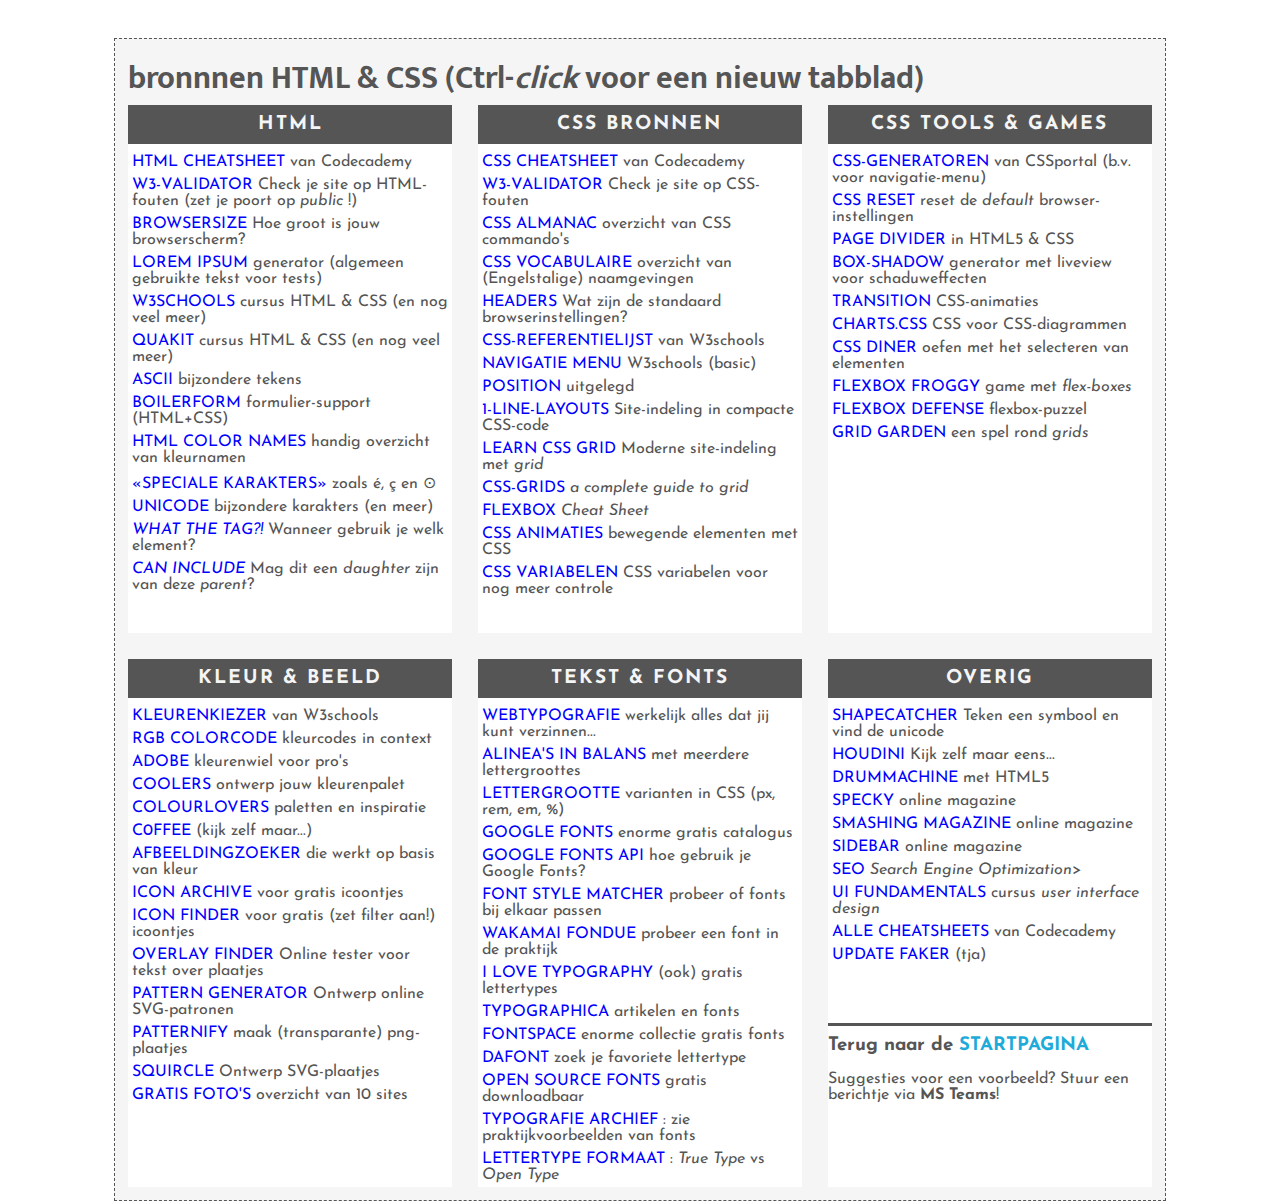
<file: bronnen/index.html>
<!DOCTYPE html>
<html lang="nl">
    <head>
        <meta charset="utf-8">
        <title>bronnen HTML & CSS</title>
        <link rel="stylesheet" href="https://fonts.googleapis.com/css?family=Mukta">
        <link rel="stylesheet" href="https://fonts.googleapis.com/css?family=Josefin+Sans">
        <link rel="stylesheet" href="bronnen.css">        
    </head>
    <body>
        <div id="container">
            <h1>bronnnen HTML & CSS (Ctrl-<em>click</em> voor een nieuw tabblad)</h1>
            <div id="grid-container">
                <div class="box a1">
                    <h2>HTML</h2>
                    <ul>

                        <!-- <li><a href=""></a> </li> -->
                        <li><a href="https://www.codecademy.com/learn/learn-html/modules/learn-html-elements/cheatsheet">HTML cheatsheet</a> van Codecademy</li>
                        <li><a href="https://validator.w3.org/nu/">W3-validator</a> Check je site op HTML-fouten (zet je poort op <em>public</em> !)</li>
                        <li><a href="https://www.webfx.com/tools/whats-my-browser-size/">browsersize</a> Hoe groot is jouw browserscherm?</li>
                        <li><a href="https://www.lipsum.com/">Lorem Ipsum</a> generator (algemeen gebruikte tekst voor tests)</li>
                        <li><a href="https://www.w3schools.com/html/default.asp">W3schools</a> cursus HTML & CSS (en nog veel meer)</li>
                        <li><a href="https://www.quackit.com/html/tutorial/">QuakIt</a> cursus HTML & CSS (en nog veel meer)</li>
                        <li><a href="https://ascii.cl/htmlcodes.htm">ASCII</a> bijzondere tekens</li>
                        <li><a href="https://boilerform.hankchizljaw.com/">Boilerform</a> formulier-support (HTML+CSS)</li>
                        <li><a href="https://htmlcolorcodes.com/color-names/">HTML color names</a> handig overzicht van kleurnamen</li>
                        <li><a href="https://dev.w3.org/html5/html-author/charref">&laquo;speciale karakters&raquo;</a> zoals &eacute;, &ccedil; en &odot;</li>
                        <li><a href="http://zuga.net/articles/">Unicode</a> bijzondere karakters (en meer)</li>
                        <li><a href="https://whatthetag.com/#/"><em>What the tag?!</em></a> Wanneer gebruik je welk element?</li>
                        <li><a href="https://caninclude.glitch.me/"><em>Can Include</em></a> Mag dit een <em>daughter</em> zijn van deze <em>parent</em>?</li>
                    </ul>
                </div>
                <div class="box b1">
                    <h2>CSS bronnen</h2>
                    <ul>
                        <li><a href="https://www.codecademy.com/learn/learn-css/modules/syntax-and-selectors/cheatsheet">CSS cheatsheet</a> van Codecademy</li>
                        <li><a href="https://jigsaw.w3.org/css-validator/">W3-validator</a> Check je site op CSS-fouten</li>
                        <li><a href="https://css-tricks.com/almanac/">CSS Almanac</a> overzicht van CSS commando's</li>
                        <li><a href="http://apps.workflower.fi/vocabs/css/en#selector">CSS vocabulaire</a> overzicht van (Engelstalige) naamgevingen</li>
                        <li><a href="http://zuga.net/articles/html-heading-elements/"> headers</a> Wat zijn de standaard browserinstellingen?</li>
                        <li><a href="https://www.w3schools.com/cssref/default.asp"> CSS-referentielijst</a> van W3schools</li>
                        <li><a href="https://www.w3schools.com/css/css_navbar.asp"> navigatie menu</a> W3schools (basic)</li>
                        <li><a href="https://www.freecodecamp.org/news/css-position-property-explained/">position</a> uitgelegd</li>
                        <li><a href="http://1linelayouts.glitch.me/">1-line-layouts</a> Site-indeling in compacte CSS-code</li>
                        <li><a href="https://learncssgrid.com/">Learn CSS Grid</a> Moderne site-indeling met <em>grid</em></li>
                        <li><a href="https://css-tricks.com/snippets/css/complete-guide-grid/">CSS-grids</a> <em>a complete guide to grid</em></li>
                        <li><a href="https://www.freecodecamp.org/news/flexbox-the-ultimate-css-flex-cheatsheet/">flexbox</a> <em>Cheat Sheet</em></li>
                        <li><a href="https://codersblock.com/blog/the-surprising-things-that-css-can-animate/">CSS animaties</a> bewegende elementen met CSS</li>
                        <li><a href="https://codersblock.com/blog/what-can-you-put-in-a-css-variable/">CSS variabelen</a> CSS variabelen voor nog meer controle</li>
                    </ul>
                </div>
                <div class="box c1">
                    <h2>CSS tools & games</h2>
                    <ul>
                        <li><a href="https://www.cssportal.com/css-generators.php">css-generatoren</a> van CSSportal (b.v. voor navigatie-menu)</li>
                        <li><a href="https://piccalil.li/blog/a-modern-css-reset/">CSS reset</a> reset de <em>default</em> browser-instellingen</li>
                        <li><a href="https://omatsuri.app/page-dividers">Page Divider</a> in HTML5 & CSS</li>
                        <li><a href="https://shadows.brumm.af/">Box-shadow</a> generator met liveview voor schaduweffecten</li>
                        <li><a href="https://www.freecodecamp.org/news/css-transition-examples/">transition</a> CSS-animaties</li>
                        <li><a href="https://chartscss.org/">Charts.css</a> CSS voor CSS-diagrammen</li>
                        <li><a href="https://flukeout.github.io/">CSS diner</a> oefen met het selecteren van elementen</li>
                        <li><a href="https://flexboxfroggy.com/#nl">Flexbox Froggy</a> game met <em>flex-boxes</em></li>
                        <li><a href="http://www.flexboxdefense.com/">Flexbox Defense</a> flexbox-puzzel</li>
                        <li><a href="https://cssgridgarden.com/#nl">Grid Garden</a> een spel rond <em>grids</em></li>
                    </ul>
                </div>
                <div class="box a2">
                    <h2>kleur & beeld</h2>
                    <ul>
                        <li><a href="https://www.w3schools.com/colors/colors_picker.asp">kleurenkiezer</a> van W3schools</li>
                        <li><a href="https://rgbcolorcode.com/">rgb colorcode</a> kleurcodes in context</li>
                        <li><a href="https://color.adobe.com/nl/create/color-wheel">Adobe</a> kleurenwiel voor pro's</li>
                        <li><a href="https://coolors.co/generate">Coolers</a> ontwerp jouw kleurenpalet</li>
                        <li><a href="https://www.colourlovers.com/">ColourLovers</a> paletten en inspiratie</li>
                        <li><a href="http://c0ffee.surge.sh/">c0ffee</a> (kijk zelf maar...)</li>
                        <li><a href="http://labs.tineye.com/">afbeeldingzoeker</a> die werkt op basis van kleur</li>
                        <li><a href="https://iconarchive.com/">Icon Archive</a> voor gratis icoontjes</li>
                        <li><a href="https://www.iconfinder.com/">Icon Finder</a> voor gratis (zet filter aan!) icoontjes</li>
                        <li><a href="https://codepen.io/yaphi1/pen/oNbEqGV">Overlay Finder</a> Online tester voor tekst over plaatjes</li>
                        <li><a href="https://notchris.net/patterns/">Pattern Generator</a> Ontwerp online SVG-patronen</li>
                        <li><a href="http://www.patternify.com/">Patternify</a> maak (transparante) png-plaatjes</li>
                        <li><a href="https://squircley.app/">Squircle</a> Ontwerp SVG-plaatjes</li>   
                        <li><a href="https://www.foleon.com/blog/best-free-business-stock-photo-websites">gratis foto's</a> overzicht van 10 sites</li>
                    </ul>
                </div>
                <div class="box b2">
                    <h2>tekst & fonts</h2>
                    <ul>
                        <li><a href="http://webtypography.net/toc/">WebTypografie</a> werkelijk alles dat jij kunt verzinnen...</li>
                        <li><a href="http://topfunky.com/baseline-rhythm-calculator/">alinea's in balans</a> met meerdere lettergroottes</li>
                        <li><a href="https://www.sitepoint.com/understanding-and-using-rem-units-in-css/">lettergrootte</a> varianten in CSS (px, rem, em, %)</li>
                        <li><a href="https://fonts.google.com/">Google Fonts</a> enorme gratis catalogus</li>
                        <li><a href="https://developers.google.com/fonts/docs/getting_started">Google Fonts API</a> hoe gebruik je Google Fonts?</li>
                        <li><a href="https://meowni.ca/font-style-matcher/">Font Style Matcher</a> probeer of fonts bij elkaar passen</li>
                        <li><a href="https://wakamaifondue.com/beta/">Wakamai Fondue</a> probeer een font in de praktijk</li>
                        <li><a href="https://fonts.ilovetypography.com/">I love typography</a> (ook) gratis lettertypes</li>
                        <li><a href="https://typographica.org/">Typographica</a> artikelen en fonts</li>
                        <li><a href="https://www.fontspace.com/">FontSpace</a> enorme collectie gratis fonts</li>
                        <li><a href="https://www.dafont.com/">DaFont</a> zoek je favoriete lettertype</li>
                        <li><a href="https://www.theleagueofmoveabletype.com/">Open Source Fonts</a> gratis downloadbaar</li>
                        <li><a href="https://fontsinuse.com/">Typografie Archief</a> : zie praktijkvoorbeelden van fonts</li>
                        <li><a href="https://www.makeuseof.com/tag/otf-vs-ttf-fonts-one-better/">lettertype formaat</a> : <em>True Type</em> vs <em>Open Type</em></li>
                    </ul>
                </div>
                <div class="box c2">
                    <h2>overig</h2>
                    <ul>
                        <li><a href="https://shapecatcher.com/">Shapecatcher</a> Teken een symbool en vind de unicode</li>
                        <li><a href="https://houdini.how/">Houdini</a> Kijk zelf maar eens...</li>
                        <li><a href="https://html5drummachine.com/virtual-drum-machine/">drummachine</a> met HTML5</li>
                        <li><a href="https://speckyboy.com/">Specky</a> online magazine</li>
                        <li><a href="https://www.smashingmagazine.com/">Smashing Magazine</a> online magazine</li>
                        <li><a href="https://sidebar.io/">SideBar</a> online magazine</li>
                        <li><a href="https://www.smashingmagazine.com/smashing-guide-search-engine-optimization/">SEO</a> <em>Search Engine Optimization</em>></li>
                        <li><a href="https://www.freecodecamp.org/news/learn-ui-design-fundamentals-with-this-free-one-hour-course/">UI fundamentals</a> cursus <em>user interface design</em></li>
                        <li><a href="https://www.codecademy.com/resources/cheatsheets/all">alle cheatsheets</a> van Codecademy</li>
                        <li><a href="https://updatefaker.com/windows10/BSOD.html">Update Faker</a> (tja)</li>
                    </ul>
                    <h3>Terug naar de <a href="../index.html">startpagina</a></h3>
                    <p>
                        Suggesties voor een voorbeeld? Stuur een berichtje via <strong>MS Teams</strong>!
                    </p>
                </div>
            </div>
        </div>
    </body>
</html>
</file>
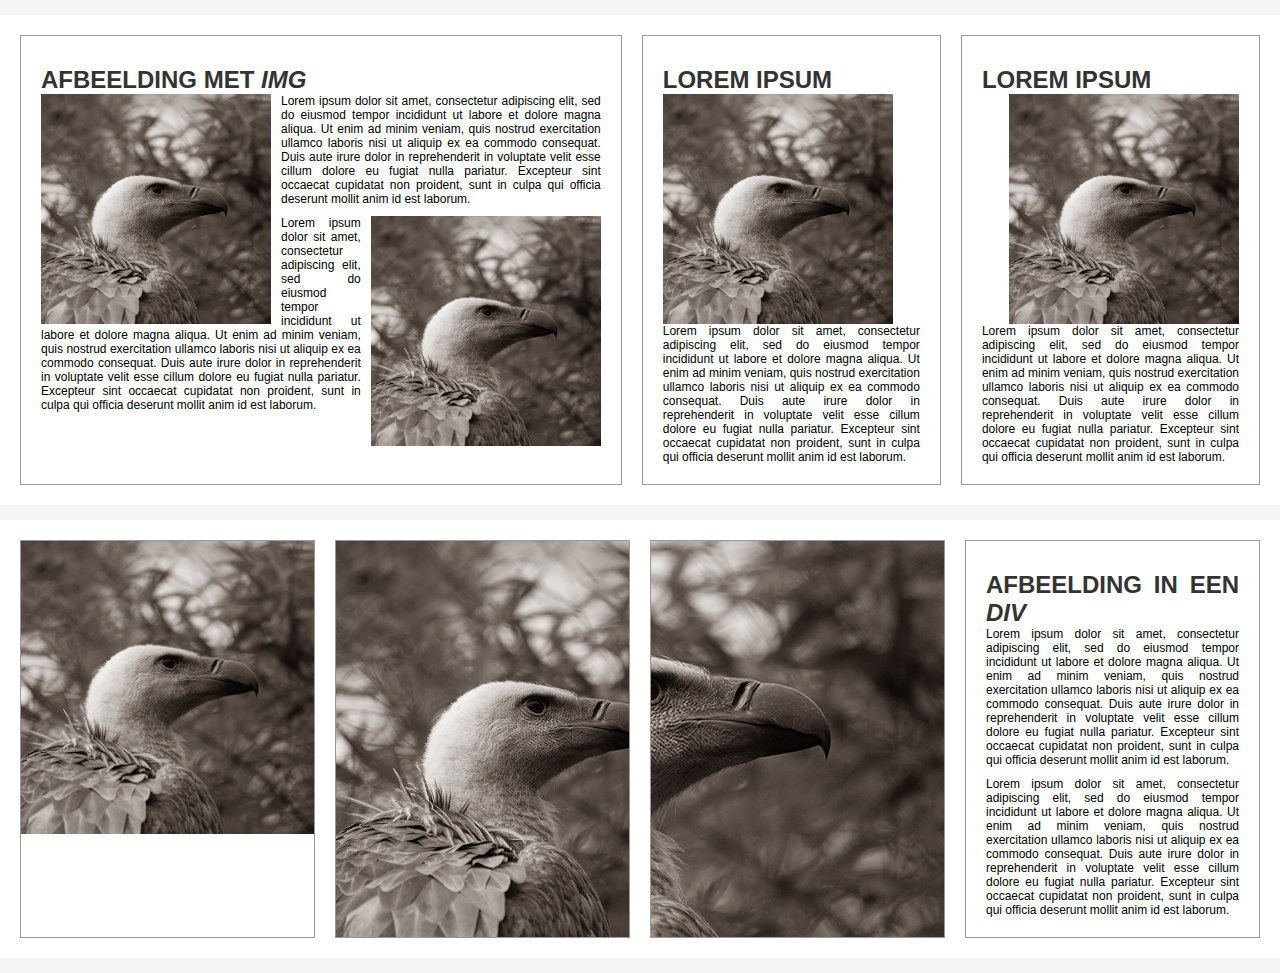
<file: voorbeeldenVanVNR/afbeeldingen/afbeeldingen.html>
<!DOCTYPE html>
<html lang="zxx">
    <head>
        <meta charset="utf-8">
        <title>afbeeldingen</title>
            <link rel="stylesheet" href="afbeeldingen.css">
    </head>
    <body>
        <div class="container">
            <div class="double">
                <h1>afbeelding met <em>img</em></h1>
                <img class="vogelplaatjeLinks" src="vogel.jpg" alt="roofvogel" />
                <p>
                    Lorem ipsum dolor sit amet, consectetur adipiscing elit, sed do eiusmod tempor incididunt ut labore et dolore magna aliqua. Ut enim ad minim veniam, quis nostrud exercitation ullamco laboris nisi ut aliquip ex ea commodo consequat. Duis aute irure dolor in reprehenderit in voluptate velit esse cillum dolore eu fugiat nulla pariatur. Excepteur sint occaecat cupidatat non proident, sunt in culpa qui officia deserunt mollit anim id est laborum.
                </p>
                <img class="vogelplaatjeRechts" src="vogel.jpg" alt="roofvogel" />
                <p>
                    Lorem ipsum dolor sit amet, consectetur adipiscing elit, sed do eiusmod tempor incididunt ut labore et dolore magna aliqua. Ut enim ad minim veniam, quis nostrud exercitation ullamco laboris nisi ut aliquip ex ea commodo consequat. Duis aute irure dolor in reprehenderit in voluptate velit esse cillum dolore eu fugiat nulla pariatur. Excepteur sint occaecat cupidatat non proident, sunt in culpa qui officia deserunt mollit anim id est laborum.
                </p>
            </div>
            <div class="box">
                <h1>lorem ipsum</h1>
                <img class="vogelplaatjeLinks" src="vogel.jpg" alt="roofvogel" />
                <p>
                    Lorem ipsum dolor sit amet, consectetur adipiscing elit, sed do eiusmod tempor incididunt ut labore et dolore magna aliqua. Ut enim ad minim veniam, quis nostrud exercitation ullamco laboris nisi ut aliquip ex ea commodo consequat. Duis aute irure dolor in reprehenderit in voluptate velit esse cillum dolore eu fugiat nulla pariatur. Excepteur sint occaecat cupidatat non proident, sunt in culpa qui officia deserunt mollit anim id est laborum.
                </p>
            </div>
            <div class="box">
                <h1>lorem ipsum</h1>
                <img class="vogelplaatjeRechts" src="vogel.jpg" alt="roofvogel" />
                <p>
                    Lorem ipsum dolor sit amet, consectetur adipiscing elit, sed do eiusmod tempor incididunt ut labore et dolore magna aliqua. Ut enim ad minim veniam, quis nostrud exercitation ullamco laboris nisi ut aliquip ex ea commodo consequat. Duis aute irure dolor in reprehenderit in voluptate velit esse cillum dolore eu fugiat nulla pariatur. Excepteur sint occaecat cupidatat non proident, sunt in culpa qui officia deserunt mollit anim id est laborum.
                </p>
            </div>
        </div>

        <div class="container">
            <div class="box fotodiv L">
            </div>
            <div class="box fotodiv M">
            </div>
            <div class="box fotodiv R">
            </div>
            <div class="box">
                <h1>afbeelding in een <em>div</em></h1>
                <p>
                    Lorem ipsum dolor sit amet, consectetur adipiscing elit, sed do eiusmod tempor incididunt ut labore et dolore magna aliqua. Ut enim ad minim veniam, quis nostrud exercitation ullamco laboris nisi ut aliquip ex ea commodo consequat. Duis aute irure dolor in reprehenderit in voluptate velit esse cillum dolore eu fugiat nulla pariatur. Excepteur sint occaecat cupidatat non proident, sunt in culpa qui officia deserunt mollit anim id est laborum.
                </p>
                <p>
                    Lorem ipsum dolor sit amet, consectetur adipiscing elit, sed do eiusmod tempor incididunt ut labore et dolore magna aliqua. Ut enim ad minim veniam, quis nostrud exercitation ullamco laboris nisi ut aliquip ex ea commodo consequat. Duis aute irure dolor in reprehenderit in voluptate velit esse cillum dolore eu fugiat nulla pariatur. Excepteur sint occaecat cupidatat non proident, sunt in culpa qui officia deserunt mollit anim id est laborum.
                </p>
            </div>
        </div>
    </body>
</html>
</file>
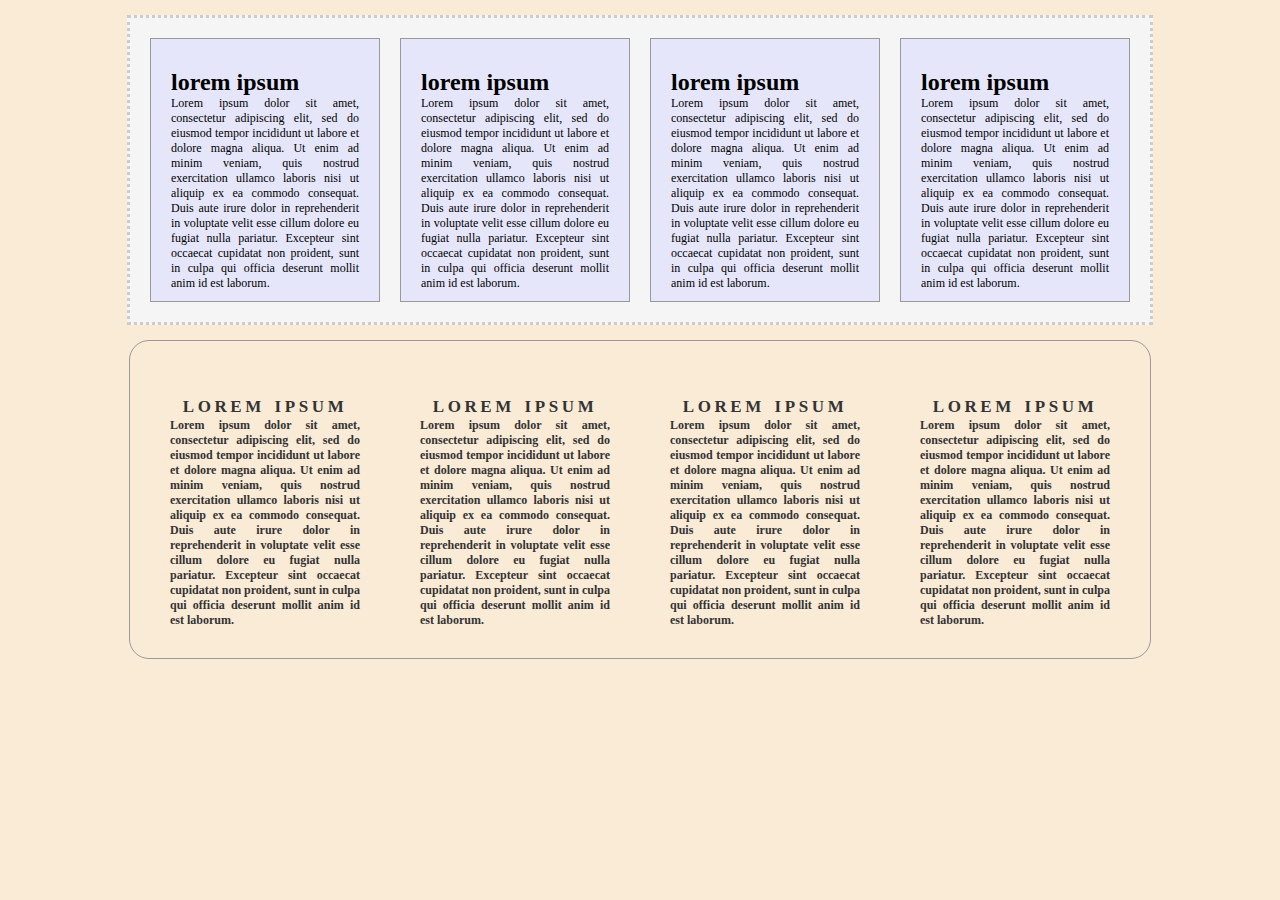
<file: voorbeeldenVanVNR/boxmodel/boxmodel.html>
<!DOCTYPE html>
<html lang="zxx">
    <head>
        <meta charset="utf-8">
        <title>boxmodel</title>
            <link rel="stylesheet" href="boxmodel.css">
    </head>
    <body>
        <div class="container">
            <div class="box">
                <h1>lorem ipsum</h1>
                <p>
                    Lorem ipsum dolor sit amet, consectetur adipiscing elit, sed do eiusmod tempor incididunt ut labore et dolore magna aliqua. Ut enim ad minim veniam, quis nostrud exercitation ullamco laboris nisi ut aliquip ex ea commodo consequat. Duis aute irure dolor in reprehenderit in voluptate velit esse cillum dolore eu fugiat nulla pariatur. Excepteur sint occaecat cupidatat non proident, sunt in culpa qui officia deserunt mollit anim id est laborum.
                </p>
            </div>
            <div class="box">
                <h1>lorem ipsum</h1>
                <p>
                    Lorem ipsum dolor sit amet, consectetur adipiscing elit, sed do eiusmod tempor incididunt ut labore et dolore magna aliqua. Ut enim ad minim veniam, quis nostrud exercitation ullamco laboris nisi ut aliquip ex ea commodo consequat. Duis aute irure dolor in reprehenderit in voluptate velit esse cillum dolore eu fugiat nulla pariatur. Excepteur sint occaecat cupidatat non proident, sunt in culpa qui officia deserunt mollit anim id est laborum.
                </p>
            </div>
            <div class="box">
                <h1>lorem ipsum</h1>
                <p>
                    Lorem ipsum dolor sit amet, consectetur adipiscing elit, sed do eiusmod tempor incididunt ut labore et dolore magna aliqua. Ut enim ad minim veniam, quis nostrud exercitation ullamco laboris nisi ut aliquip ex ea commodo consequat. Duis aute irure dolor in reprehenderit in voluptate velit esse cillum dolore eu fugiat nulla pariatur. Excepteur sint occaecat cupidatat non proident, sunt in culpa qui officia deserunt mollit anim id est laborum.
                </p>
            </div>
            <div class="box">
                <h1>lorem ipsum</h1>
                <p>
                    Lorem ipsum dolor sit amet, consectetur adipiscing elit, sed do eiusmod tempor incididunt ut labore et dolore magna aliqua. Ut enim ad minim veniam, quis nostrud exercitation ullamco laboris nisi ut aliquip ex ea commodo consequat. Duis aute irure dolor in reprehenderit in voluptate velit esse cillum dolore eu fugiat nulla pariatur. Excepteur sint occaecat cupidatat non proident, sunt in culpa qui officia deserunt mollit anim id est laborum.
                </p>
            </div>
        </div>

        <div class="container onder">
            <div class="box">
                <h1>lorem ipsum</h1>
                <p>
                    Lorem ipsum dolor sit amet, consectetur adipiscing elit, sed do eiusmod tempor incididunt ut labore et dolore magna aliqua. Ut enim ad minim veniam, quis nostrud exercitation ullamco laboris nisi ut aliquip ex ea commodo consequat. Duis aute irure dolor in reprehenderit in voluptate velit esse cillum dolore eu fugiat nulla pariatur. Excepteur sint occaecat cupidatat non proident, sunt in culpa qui officia deserunt mollit anim id est laborum.
                </p>
            </div>
            <div class="box">
                <h1>lorem ipsum</h1>
                <p>
                    Lorem ipsum dolor sit amet, consectetur adipiscing elit, sed do eiusmod tempor incididunt ut labore et dolore magna aliqua. Ut enim ad minim veniam, quis nostrud exercitation ullamco laboris nisi ut aliquip ex ea commodo consequat. Duis aute irure dolor in reprehenderit in voluptate velit esse cillum dolore eu fugiat nulla pariatur. Excepteur sint occaecat cupidatat non proident, sunt in culpa qui officia deserunt mollit anim id est laborum.
                </p>
            </div>
            <div class="box">
                <h1>lorem ipsum</h1>
                <p>
                    Lorem ipsum dolor sit amet, consectetur adipiscing elit, sed do eiusmod tempor incididunt ut labore et dolore magna aliqua. Ut enim ad minim veniam, quis nostrud exercitation ullamco laboris nisi ut aliquip ex ea commodo consequat. Duis aute irure dolor in reprehenderit in voluptate velit esse cillum dolore eu fugiat nulla pariatur. Excepteur sint occaecat cupidatat non proident, sunt in culpa qui officia deserunt mollit anim id est laborum.
                </p>
            </div>
            <div class="box">
                <h1>lorem ipsum</h1>
                <p>
                    Lorem ipsum dolor sit amet, consectetur adipiscing elit, sed do eiusmod tempor incididunt ut labore et dolore magna aliqua. Ut enim ad minim veniam, quis nostrud exercitation ullamco laboris nisi ut aliquip ex ea commodo consequat. Duis aute irure dolor in reprehenderit in voluptate velit esse cillum dolore eu fugiat nulla pariatur. Excepteur sint occaecat cupidatat non proident, sunt in culpa qui officia deserunt mollit anim id est laborum.
                </p>
            </div>
        </div>
    </body>
</html>
</file>
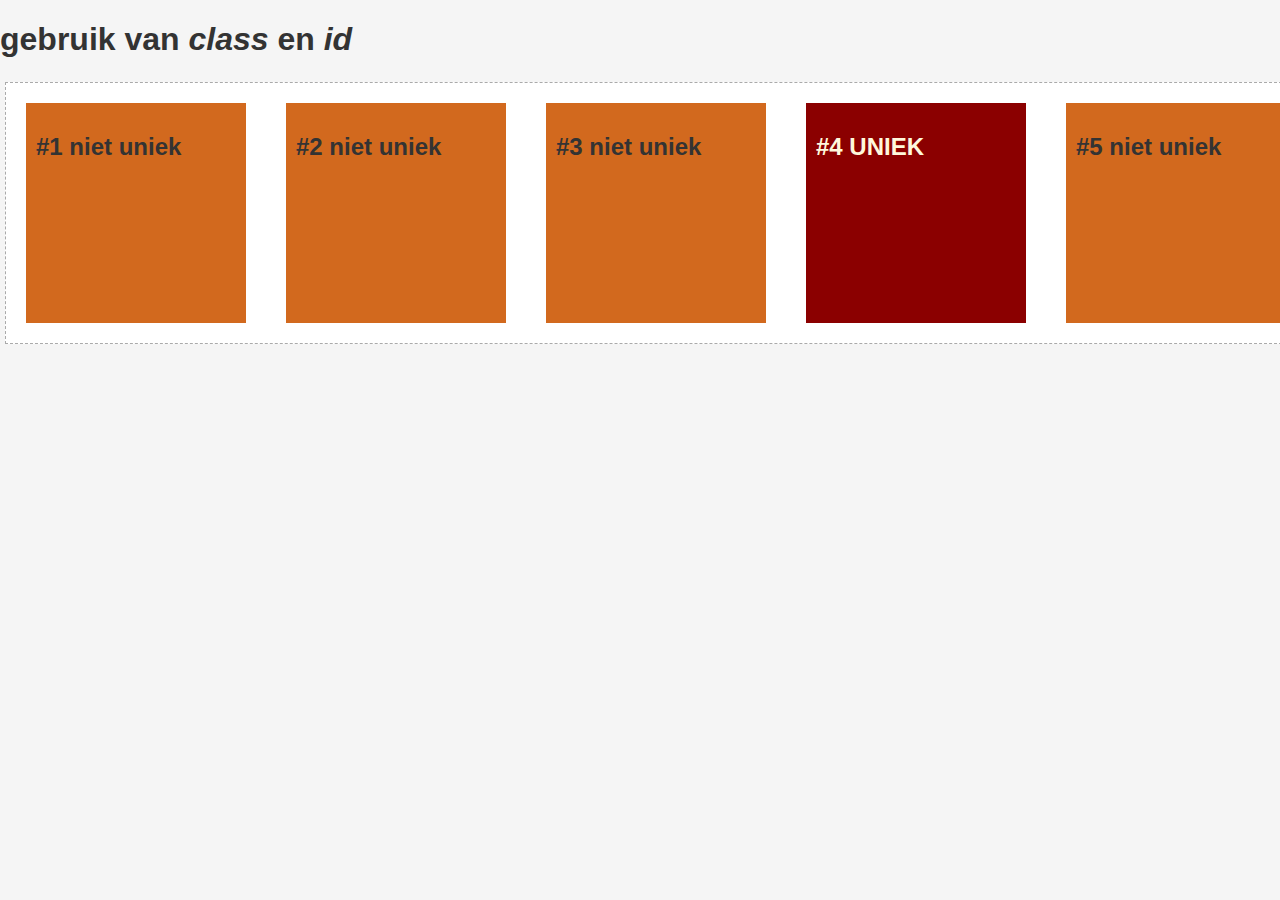
<file: voorbeeldenVanVNR/classID/classID.html>
<!DOCTYPE html>
<html lang="nl">
    <head>
        <meta charset="utf-8">
        <title>class & ID</title>
            <link rel="stylesheet" href="classID.css">
    </head>
    <body>
        <h1>gebruik van <em>class</em> en <em>id</em></h1>
        <div id="container">

            <div class="vierkant">
                <h2>#1 niet uniek</h2>
            </div>
            <div class="vierkant">
                <h2>#2 niet uniek</h2>
            </div>
            <div class="vierkant">
                <h2>#3 niet uniek</h2>                
            </div>
            <div class="vierkant" id="uniek">
                <h2>#4 uniek</h2>                
            </div>
            <div class="vierkant">
                <h2>#5 niet uniek</h2>                
            </div>
            
        </div>
    </body>
</html>
</file>
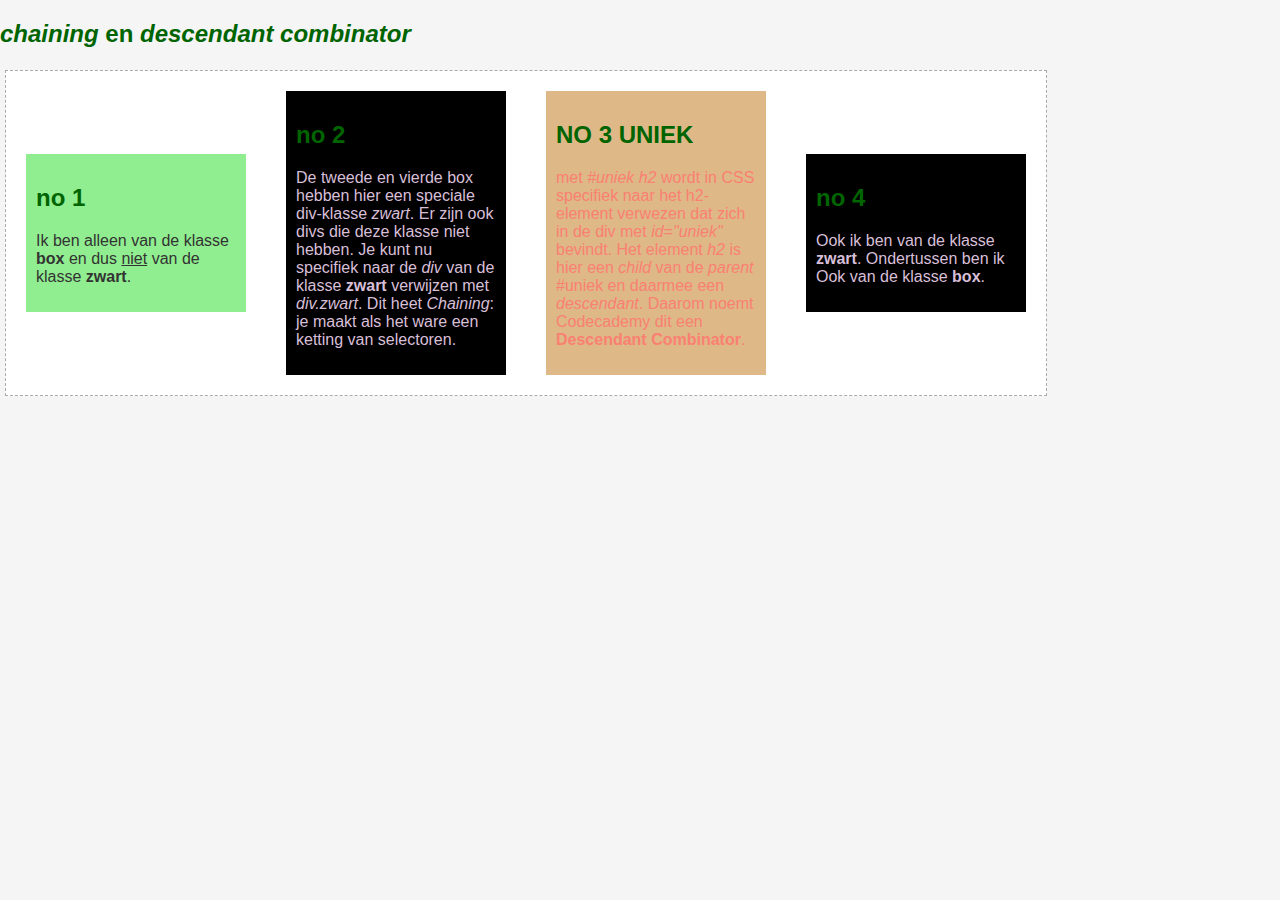
<file: voorbeeldenVanVNR/combi/combi.html>
<!DOCTYPE html>
<html lang="nl">
    <head>
        <meta charset="utf-8">
        <title>selectie van combinaties</title>
            <link rel="stylesheet" href="combi.css">
    </head>
    <body>
        <h2><em>chaining</em> en <em>descendant combinator</em></h2>
        <div id="container">
            <div class="box">
                <h2> no 1</h2>
                <p>
                    Ik ben alleen van de klasse <strong>box</strong> en dus <u>niet</u> van de klasse <strong>zwart</strong>.
                </p>
            </div>
            <div class="box zwart">
                <h2>no 2</h2>
                <p>
                    De tweede en vierde box hebben hier een speciale div-klasse <em>zwart</em>. Er zijn
                    ook divs die deze klasse niet hebben. Je kunt nu specifiek naar de <em>div</em>
                    van de klasse <strong>zwart</strong> verwijzen met <em>div.zwart</em>.
                    Dit heet <em>Chaining</em>: je maakt als het ware een ketting van selectoren.
                </p>
            </div>
            <div class="box" id="uniek">
                <h2>no 3 uniek</h2>   
                <p>
                    met <em>#uniek h2</em> wordt in CSS specifiek naar het h2-element verwezen dat
                    zich in de div met <em>id="uniek"</em> bevindt. Het element <em>h2</em> is hier
                    een <em>child</em> van de <em>parent</em> #uniek en daarmee een <em>descendant</em>.
                    Daarom noemt Codecademy dit een <strong>Descendant Combinator</strong>.
                </p>             
            </div>
            <div class="box zwart">
                <h2>no 4</h2>     
                <p>
                    Ook ik ben van de klasse <strong>zwart</strong>. Ondertussen ben ik Ook
                    van de klasse <strong>box</strong>.
                </p>           
            </div>
        </div>
    </body>
</html>
</file>
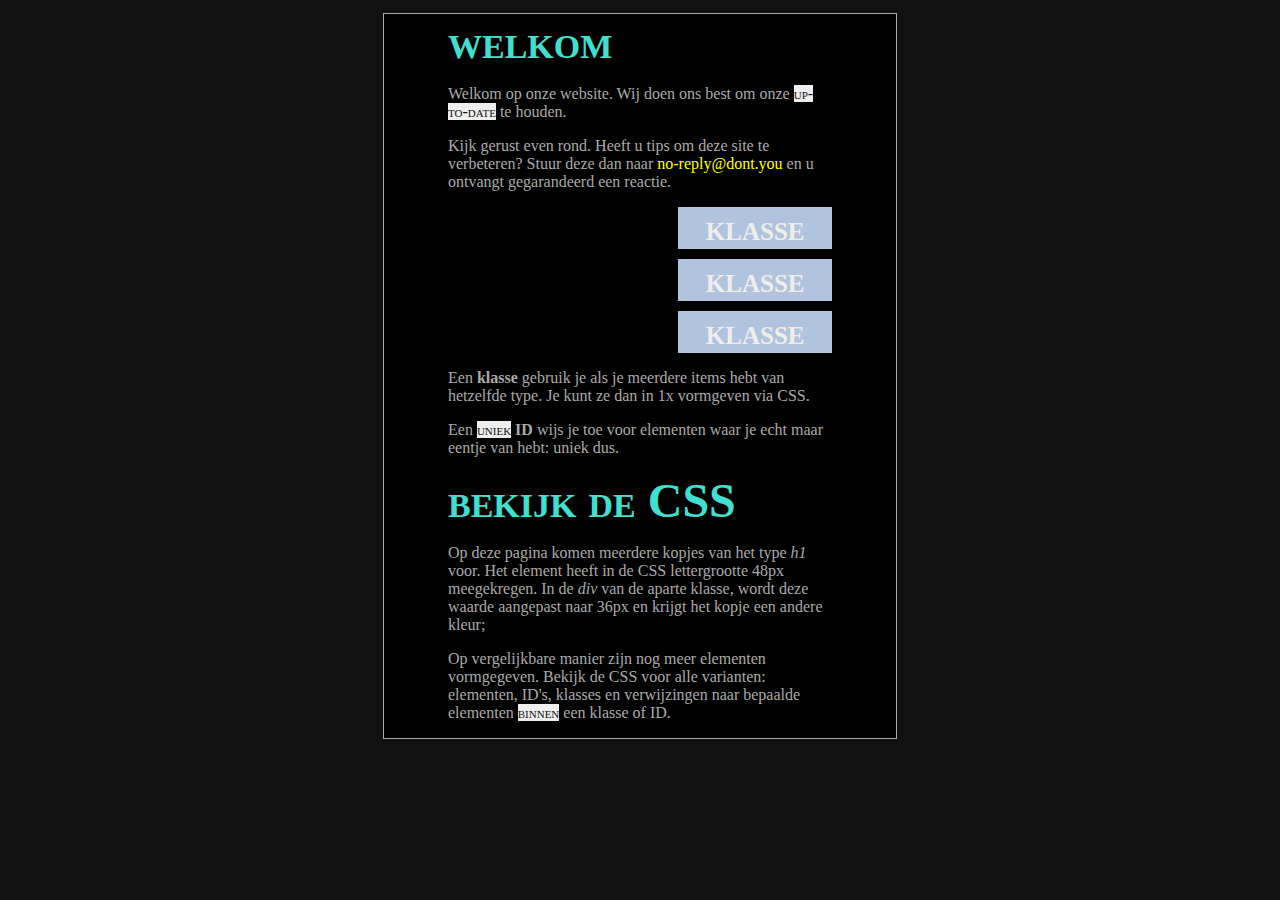
<file: voorbeeldenVanVNR/css1/css1.html>
<!DOCTYPE html>
<html lang="nl">
    <head>
        <meta charset="utf-8">
        <title>basis CSS</title>
        
            <link rel="stylesheet" href="css1.css">
        
    </head>
    <body>
        <div id="container">
            <h1>welkom</h1>
            <p>
               Welkom op onze website. Wij doen ons best om
               onze <span>up-to-date</span> te houden.
            </p>
            <p>
                Kijk gerust even rond. Heeft u tips om deze site te verbeteren?
                Stuur deze dan naar <a href="#">no-reply@dont.you</a> en u ontvangt gegarandeerd een reactie.
             </p>
             <div class="meerdaneen">
                 <h1>klasse</h1>
             </div>
             <div class="meerdaneen">
                <h1>klasse</h1>
            </div>
            <div class="meerdaneen">
                <h1>klasse</h1>
            </div>
            <p>
                Een <strong>klasse</strong> gebruik je als je meerdere items hebt van hetzelfde type.
                Je kunt ze dan in 1x vormgeven via CSS.
            </p>
            <p>
                Een <span>uniek</span> <strong>ID</strong> wijs je toe voor elementen waar je echt
                maar eentje van hebt: uniek dus.
            </p>
            <h1>bekijk de CSS</h1>
            <p>
                Op deze pagina komen meerdere kopjes van het type <em>h1</em> voor.
                Het element heeft in de CSS lettergrootte 48px meegekregen. In de <em>div</em>
                van de aparte klasse, wordt deze waarde aangepast naar 36px en krijgt het kopje een andere kleur;
            </p>
            <p>
                Op vergelijkbare manier zijn nog meer elementen vormgegeven. Bekijk de CSS voor alle
                varianten: elementen, ID's, klasses en verwijzingen naar bepaalde elementen <span>binnen</span> een klasse of ID.
            </p>
        </div>
    </body>
</html>
</file>
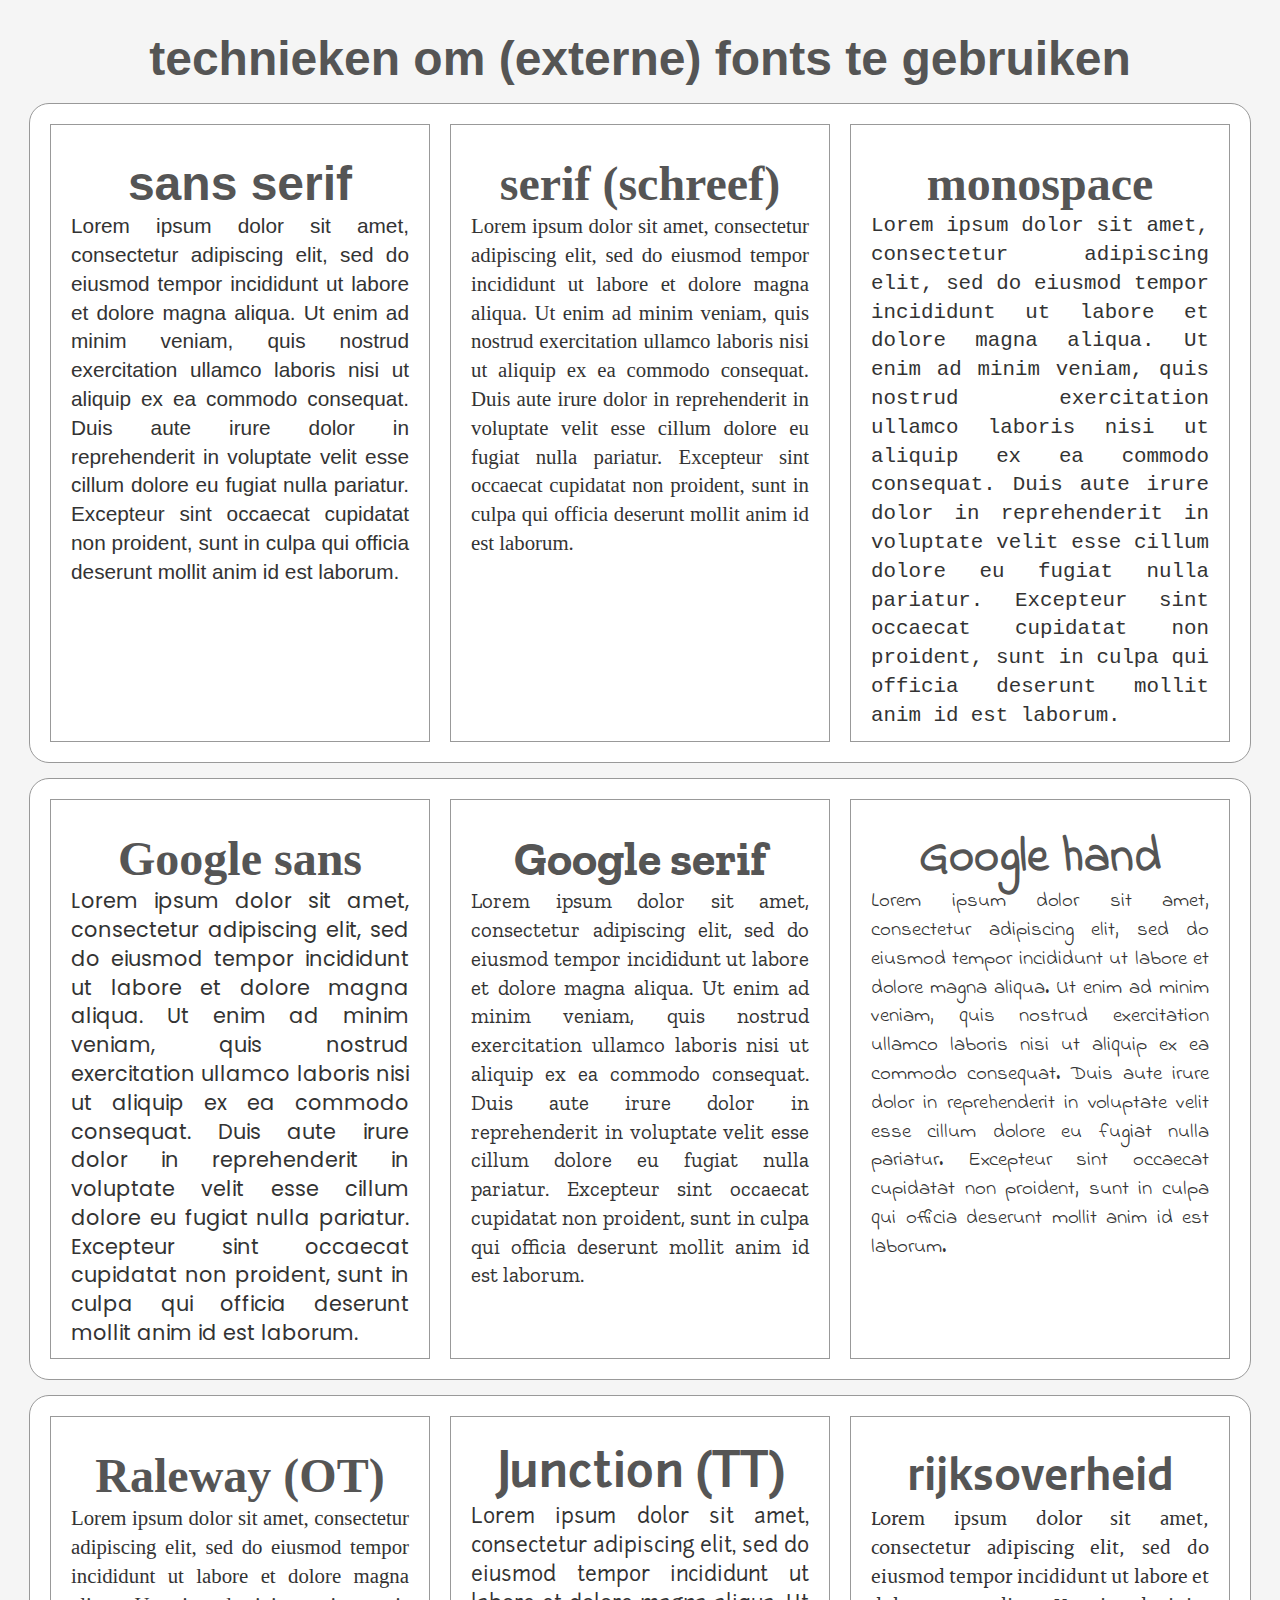
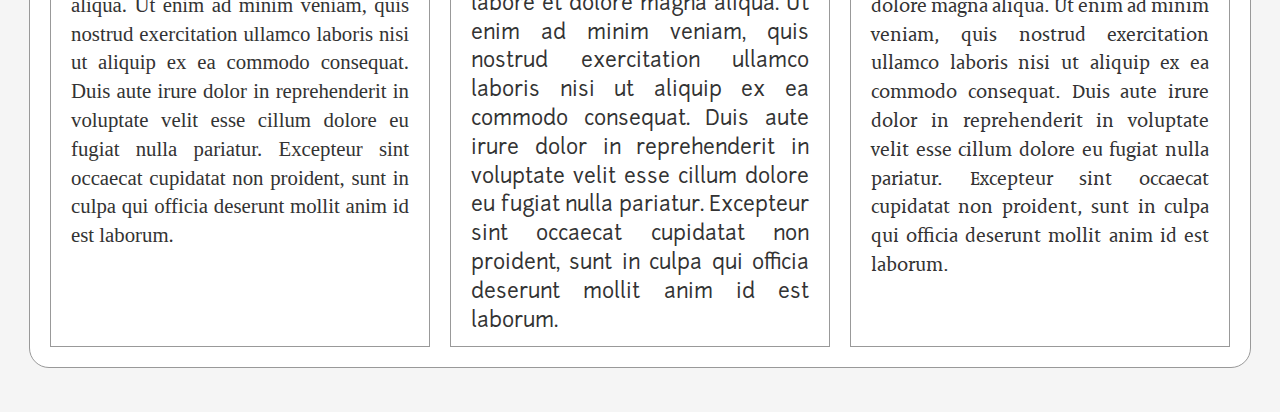
<file: voorbeeldenVanVNR/fonts/fonts.html>
<!DOCTYPE html>
<html lang="zxx">
    <head>
        <meta charset="utf-8">
        <title>fonts</title>
        <link rel="stylesheet" href="https://fonts.googleapis.com/css2?family=Indie+Flower&family=Poppins:wght@100;300&family=Zilla+Slab:wght@500">
        <link rel="stylesheet" href="fonts.css">
    </head>
    <body>
        <h2>technieken om (externe) fonts te gebruiken</h2>
        <div class="container">
            <div class="box" id="sans">
                <h1>sans serif</h1>
                <p>
                    Lorem ipsum dolor sit amet, consectetur adipiscing elit, sed do eiusmod tempor incididunt ut labore et dolore magna aliqua. Ut enim ad minim veniam, quis nostrud exercitation ullamco laboris nisi ut aliquip ex ea commodo consequat. Duis aute irure dolor in reprehenderit in voluptate velit esse cillum dolore eu fugiat nulla pariatur. Excepteur sint occaecat cupidatat non proident, sunt in culpa qui officia deserunt mollit anim id est laborum.
                </p>
            </div>
            <div class="box" id="serif">
                <h1>serif (schreef)</h1>
                <p>
                    Lorem ipsum dolor sit amet, consectetur adipiscing elit, sed do eiusmod tempor incididunt ut labore et dolore magna aliqua. Ut enim ad minim veniam, quis nostrud exercitation ullamco laboris nisi ut aliquip ex ea commodo consequat. Duis aute irure dolor in reprehenderit in voluptate velit esse cillum dolore eu fugiat nulla pariatur. Excepteur sint occaecat cupidatat non proident, sunt in culpa qui officia deserunt mollit anim id est laborum.
                </p>
            </div>
            <div class="box" id="mono">
                <h1>monospace</h1>
                <p>
                    Lorem ipsum dolor sit amet, consectetur adipiscing elit, sed do eiusmod tempor incididunt ut labore et dolore magna aliqua. Ut enim ad minim veniam, quis nostrud exercitation ullamco laboris nisi ut aliquip ex ea commodo consequat. Duis aute irure dolor in reprehenderit in voluptate velit esse cillum dolore eu fugiat nulla pariatur. Excepteur sint occaecat cupidatat non proident, sunt in culpa qui officia deserunt mollit anim id est laborum.
                </p>
            </div>
        </div>

        <div class="container">
            <div class="box" id="gsans">
                <h1>Google sans</h1>
                <p>
                    Lorem ipsum dolor sit amet, consectetur adipiscing elit, sed do eiusmod tempor incididunt ut labore et dolore magna aliqua. Ut enim ad minim veniam, quis nostrud exercitation ullamco laboris nisi ut aliquip ex ea commodo consequat. Duis aute irure dolor in reprehenderit in voluptate velit esse cillum dolore eu fugiat nulla pariatur. Excepteur sint occaecat cupidatat non proident, sunt in culpa qui officia deserunt mollit anim id est laborum.
                </p>
            </div>
            <div class="box" id="gserif">
                <h1>Google serif</h1>
                <p>
                    Lorem ipsum dolor sit amet, consectetur adipiscing elit, sed do eiusmod tempor incididunt ut labore et dolore magna aliqua. Ut enim ad minim veniam, quis nostrud exercitation ullamco laboris nisi ut aliquip ex ea commodo consequat. Duis aute irure dolor in reprehenderit in voluptate velit esse cillum dolore eu fugiat nulla pariatur. Excepteur sint occaecat cupidatat non proident, sunt in culpa qui officia deserunt mollit anim id est laborum.
                </p>
            </div>
            <div class="box" id="ghand">
                <h1>Google hand</h1>
                <p>
                    Lorem ipsum dolor sit amet, consectetur adipiscing elit, sed do eiusmod tempor incididunt ut labore et dolore magna aliqua. Ut enim ad minim veniam, quis nostrud exercitation ullamco laboris nisi ut aliquip ex ea commodo consequat. Duis aute irure dolor in reprehenderit in voluptate velit esse cillum dolore eu fugiat nulla pariatur. Excepteur sint occaecat cupidatat non proident, sunt in culpa qui officia deserunt mollit anim id est laborum.
                </p>
            </div>
        </div>

        <div class="container">
            <div class="box" id="dotf">
                <h1>Raleway (OT)</h1>
                <p>
                    Lorem ipsum dolor sit amet, consectetur adipiscing elit, sed do eiusmod tempor incididunt ut labore et dolore magna aliqua. Ut enim ad minim veniam, quis nostrud exercitation ullamco laboris nisi ut aliquip ex ea commodo consequat. Duis aute irure dolor in reprehenderit in voluptate velit esse cillum dolore eu fugiat nulla pariatur. Excepteur sint occaecat cupidatat non proident, sunt in culpa qui officia deserunt mollit anim id est laborum.
                </p>
            </div>
            <div class="box" id="dtruetype">
                <h1>Junction (TT)</h1>
                <p>
                    Lorem ipsum dolor sit amet, consectetur adipiscing elit, sed do eiusmod tempor incididunt ut labore et dolore magna aliqua. Ut enim ad minim veniam, quis nostrud exercitation ullamco laboris nisi ut aliquip ex ea commodo consequat. Duis aute irure dolor in reprehenderit in voluptate velit esse cillum dolore eu fugiat nulla pariatur. Excepteur sint occaecat cupidatat non proident, sunt in culpa qui officia deserunt mollit anim id est laborum.
                </p>
            </div>
            <div class="box" id="dover">
                <h1>rijksoverheid</h1>
                <p>
                    Lorem ipsum dolor sit amet, consectetur adipiscing elit, sed do eiusmod tempor incididunt ut labore et dolore magna aliqua. Ut enim ad minim veniam, quis nostrud exercitation ullamco laboris nisi ut aliquip ex ea commodo consequat. Duis aute irure dolor in reprehenderit in voluptate velit esse cillum dolore eu fugiat nulla pariatur. Excepteur sint occaecat cupidatat non proident, sunt in culpa qui officia deserunt mollit anim id est laborum.
                </p>
            </div>
        </div>
    </body>
</html>
</file>
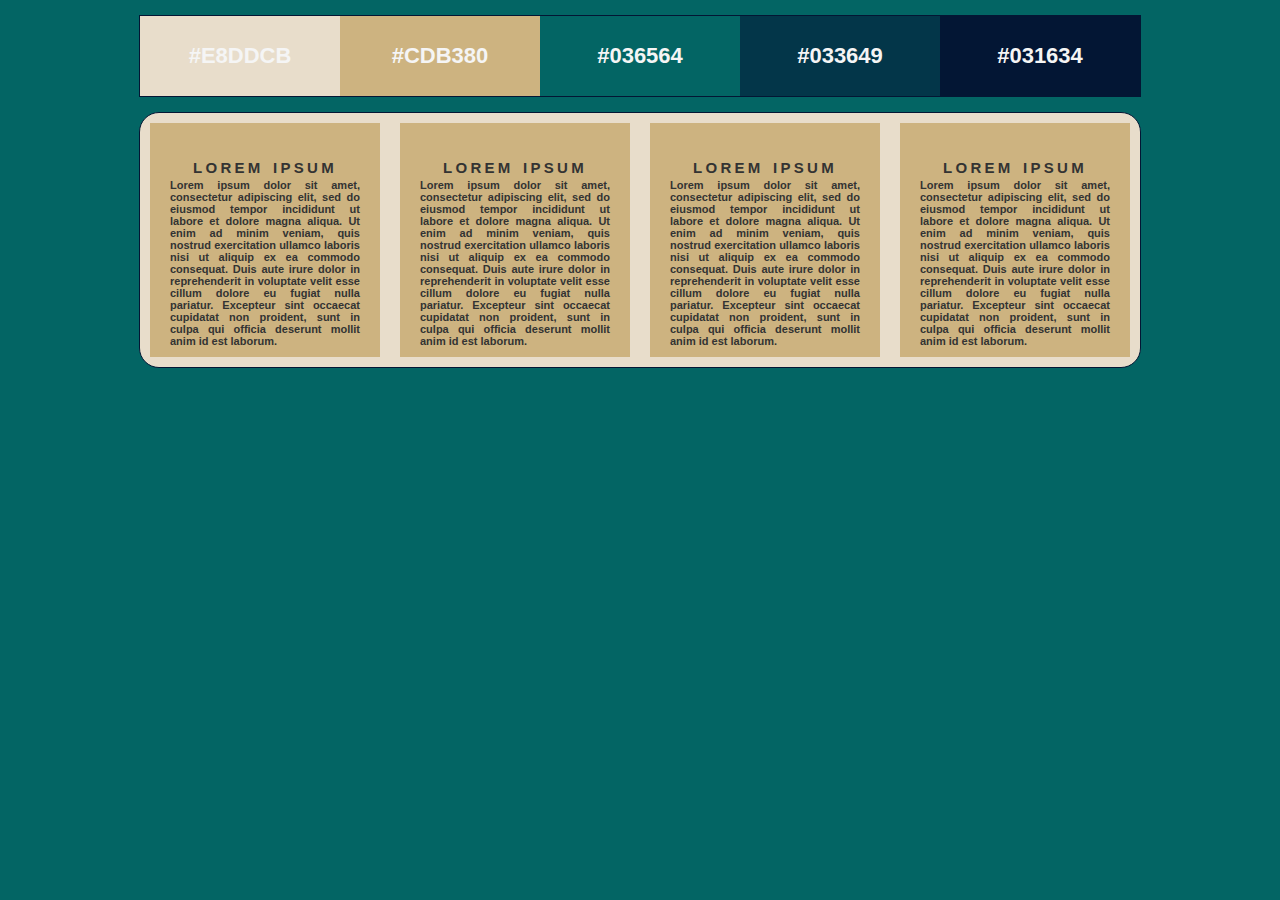
<file: voorbeeldenVanVNR/kleur/kleur.html>
<!DOCTYPE html>
<html lang="zxx">
    <head>
        <meta charset="utf-8">
        <title>kleuren</title>
            <link rel="stylesheet" href="kleur.css">
    </head>
    <body>
        <div class="container boven">
            <div class="box b1">
                <h1>#E8DDCB</h1>
            </div>
            <div class="box b2">
                <h1>#CDB380</h1>
            </div>
            <div class="box b3">
                <h1>#036564</h1>
            </div>
            <div class="box b4">
                <h1>#033649</h1>
            </div>
            <div class="box b5">
                <h1>#031634</h1>
            </div>
        </div>


        <div class="container onder">
            <div class="box">
                <h1>lorem ipsum</h1>
                <p>
                    Lorem ipsum dolor sit amet, consectetur adipiscing elit, sed do eiusmod tempor incididunt ut labore et dolore magna aliqua. Ut enim ad minim veniam, quis nostrud exercitation ullamco laboris nisi ut aliquip ex ea commodo consequat. Duis aute irure dolor in reprehenderit in voluptate velit esse cillum dolore eu fugiat nulla pariatur. Excepteur sint occaecat cupidatat non proident, sunt in culpa qui officia deserunt mollit anim id est laborum.
                </p>
            </div>
            <div class="box">
                <h1>lorem ipsum</h1>
                <p>
                    Lorem ipsum dolor sit amet, consectetur adipiscing elit, sed do eiusmod tempor incididunt ut labore et dolore magna aliqua. Ut enim ad minim veniam, quis nostrud exercitation ullamco laboris nisi ut aliquip ex ea commodo consequat. Duis aute irure dolor in reprehenderit in voluptate velit esse cillum dolore eu fugiat nulla pariatur. Excepteur sint occaecat cupidatat non proident, sunt in culpa qui officia deserunt mollit anim id est laborum.
                </p>
            </div>
            <div class="box">
                <h1>lorem ipsum</h1>
                <p>
                    Lorem ipsum dolor sit amet, consectetur adipiscing elit, sed do eiusmod tempor incididunt ut labore et dolore magna aliqua. Ut enim ad minim veniam, quis nostrud exercitation ullamco laboris nisi ut aliquip ex ea commodo consequat. Duis aute irure dolor in reprehenderit in voluptate velit esse cillum dolore eu fugiat nulla pariatur. Excepteur sint occaecat cupidatat non proident, sunt in culpa qui officia deserunt mollit anim id est laborum.
                </p>
            </div>
            <div class="box">
                <h1>lorem ipsum</h1>
                <p>
                    Lorem ipsum dolor sit amet, consectetur adipiscing elit, sed do eiusmod tempor incididunt ut labore et dolore magna aliqua. Ut enim ad minim veniam, quis nostrud exercitation ullamco laboris nisi ut aliquip ex ea commodo consequat. Duis aute irure dolor in reprehenderit in voluptate velit esse cillum dolore eu fugiat nulla pariatur. Excepteur sint occaecat cupidatat non proident, sunt in culpa qui officia deserunt mollit anim id est laborum.
                </p>
            </div>
        </div>
    </body>
</html>
</file>
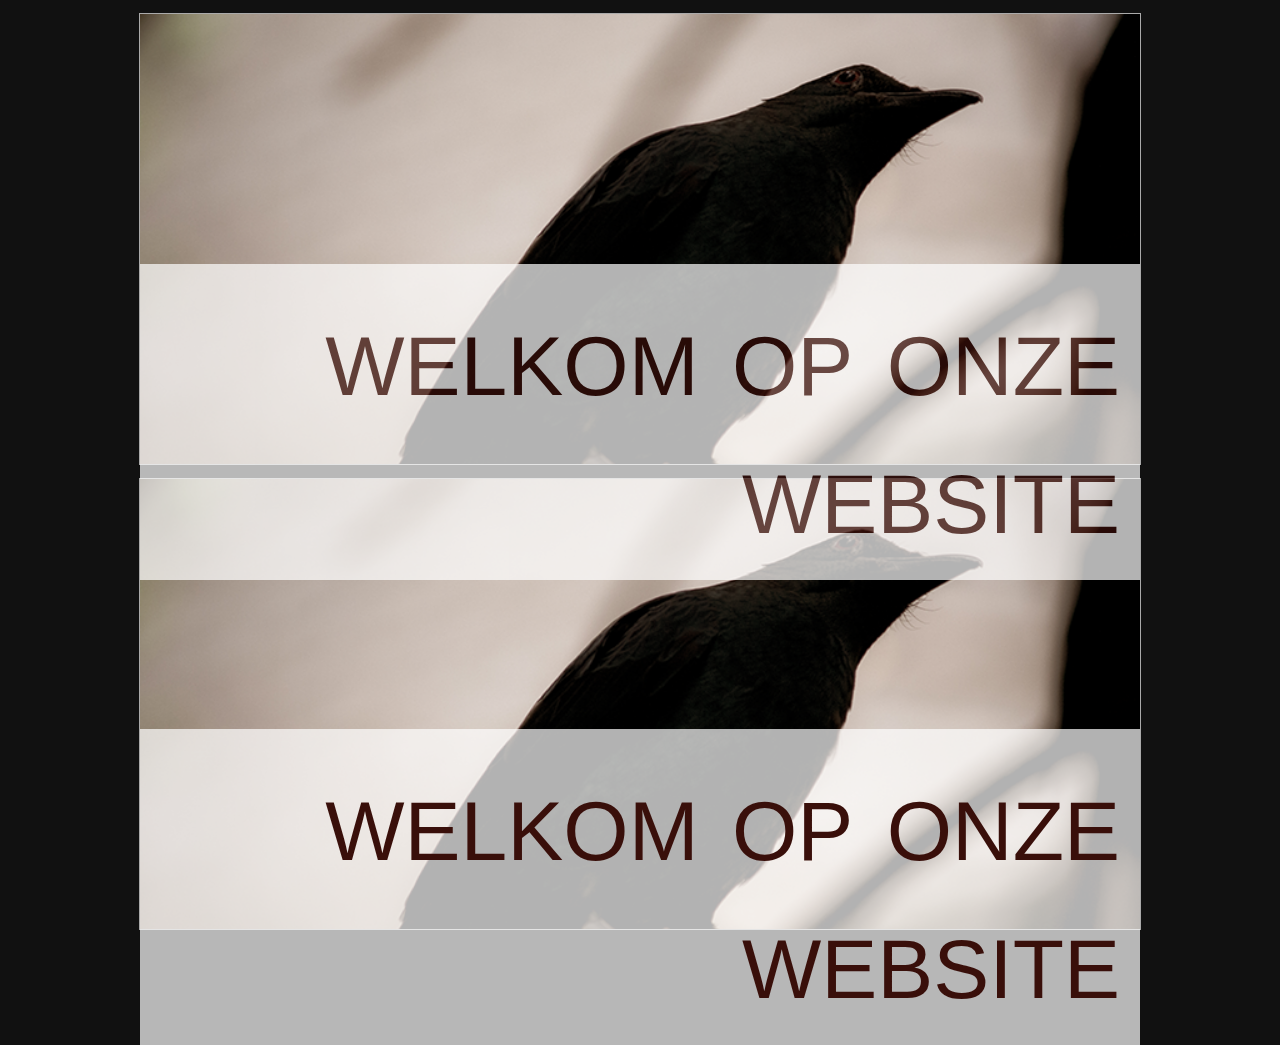
<file: voorbeeldenVanVNR/overlay/overlay.html>
<!DOCTYPE html>
<html lang="nl">
    <head>
        <meta charset="utf-8">
        <title>Afbeelding als div met overlaytekst</title>
        
            <link rel="stylesheet" href="overlay.css">
        
    </head>
    <body>
        <div id="container">
            <p class="fototekst">
                welkom op onze website
            </p>
        </div>
        <div id="container">
            <p class="truc">
                welkom op onze website
            </p>
        </div>
    </body>
</html>
</file>
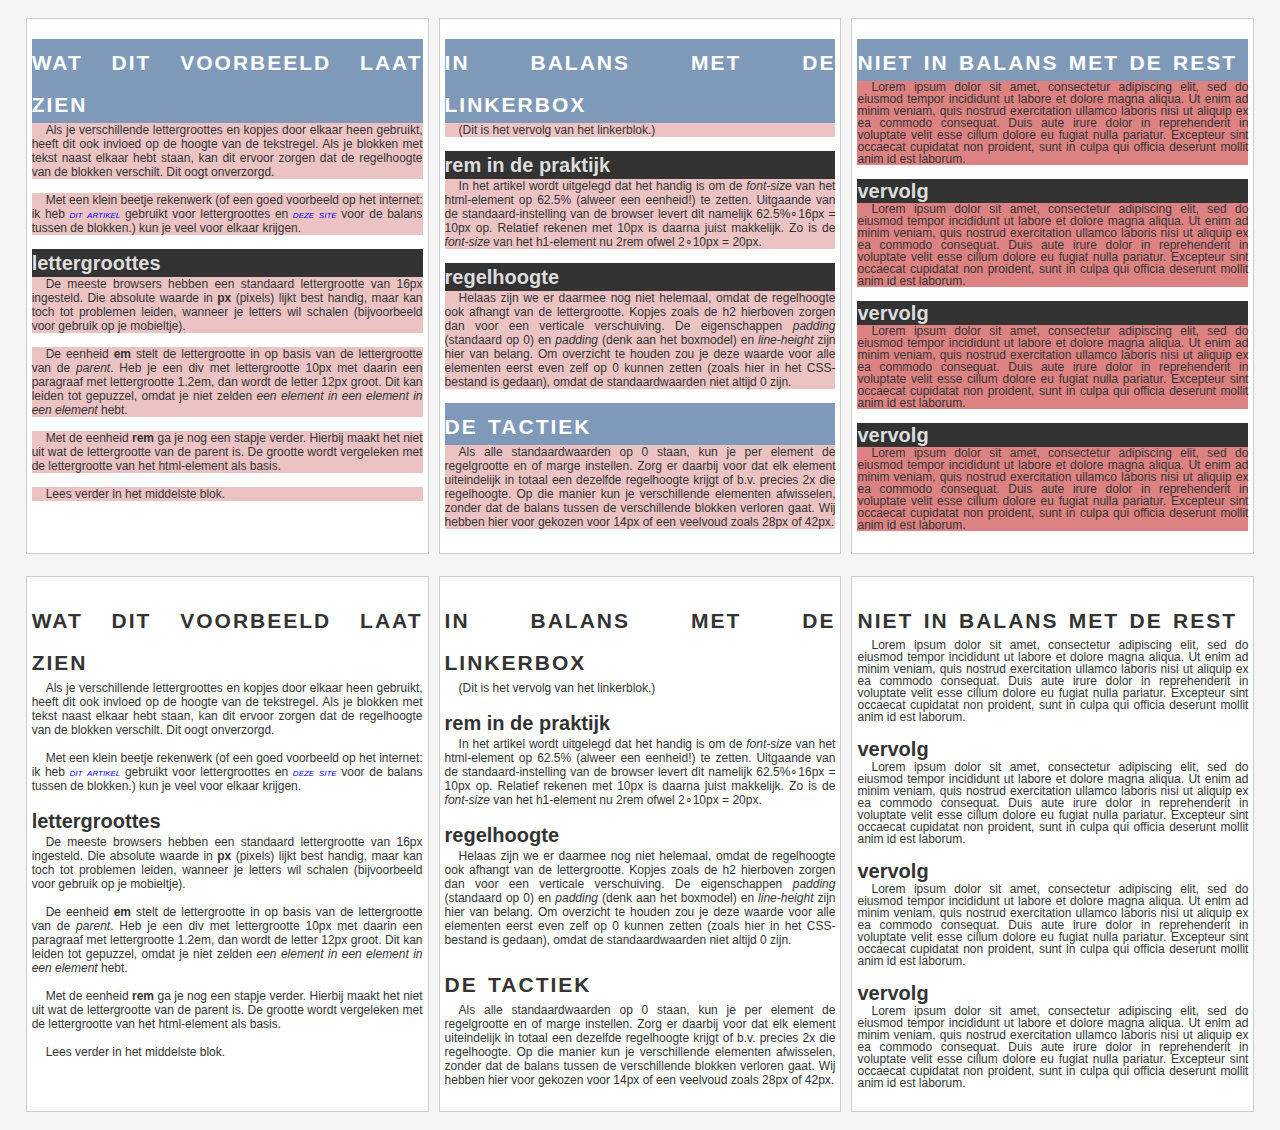
<file: voorbeeldenVanVNR/tekst/tekst.html>
<!DOCTYPE html>
<html lang="nl">
    <head>
        <meta charset="utf-8">
        <title>tekst</title>
            <link rel="stylesheet" href="tekst.css">
    </head>
    <body>
        <div id="container">
            <div class="box links">
                <h1>wat dit voorbeeld laat zien</h1>
                <p>
                    Als je verschillende lettergroottes en kopjes door elkaar heen gebruikt, heeft dit ook invloed
                    op de hoogte van de tekstregel. Als je blokken met tekst naast elkaar hebt staan, kan dit ervoor zorgen
                    dat de regelhoogte van de blokken verschilt. Dit oogt onverzorgd.
                </p>
                <p>
                    Met een klein beetje rekenwerk (of een goed voorbeeld op het internet: ik heb <a href="https://www.sitepoint.com/understanding-and-using-rem-units-in-css/">dit artikel</a> gebruikt voor lettergroottes
                    en <a href="http://topfunky.com/baseline-rhythm-calculator">deze site</a> voor de balans tussen de blokken.) kun je veel voor elkaar krijgen.
                </p>
                <h2>lettergroottes</h2>
                <p>De meeste browsers hebben een standaard lettergrootte van 16px ingesteld. Die absolute waarde in <strong>px</strong> (pixels) lijkt best handig,
                    maar kan toch tot problemen leiden, wanneer je letters wil schalen (bijvoorbeeld voor gebruik op je mobieltje).
                </p>
                <p>
                    De eenheid <strong>em</strong> stelt de lettergrootte in op basis van de lettergrootte van de <em>parent</em>. Heb je een div met lettergrootte 10px met daarin een paragraaf met lettergrootte 1.2em,
                    dan wordt de letter 12px groot. Dit kan leiden tot gepuzzel, omdat je niet zelden <em>een element in een element in een element</em> hebt.
                </p>
                <p>
                    Met de eenheid <strong>rem</strong> ga je nog een stapje verder. Hierbij maakt het niet uit wat de lettergrootte van de parent is.
                    De grootte wordt vergeleken met de lettergrootte van het html-element als basis.
                </p>
                <p>Lees verder in het middelste blok.</p>
            </div>
            <div class="box midden">
                <h1>in balans met de linkerbox</h1>
                <p>
                    (Dit is het vervolg van het linkerblok.)
                </p>
                <h2>rem in de praktijk</h2>
                <p>
                    In het artikel wordt uitgelegd dat het handig is om de <em>font-size</em> van het html-element op 62.5% (alweer een eenheid!) te zetten.
                    Uitgaande van de standaard-instelling van de browser levert dit namelijk 62.5%&SmallCircle;16px = 10px op. Relatief rekenen met 10px is daarna juist makkelijk.
                    Zo is de <em>font-size</em> van het h1-element nu 2rem ofwel 2&SmallCircle;10px = 20px.
                </p>
                <h2>regelhoogte</h2>
                <p>Helaas zijn we er daarmee nog niet helemaal, omdat de regelhoogte ook afhangt van de lettergrootte. Kopjes zoals de h2 hierboven
                    zorgen dan voor een verticale verschuiving. De eigenschappen <em>padding</em> (standaard op 0) en <em>padding</em> (denk aan het boxmodel)
                    en <em>line-height</em> zijn hier van belang. Om overzicht te houden zou je deze waarde voor alle elementen eerst even zelf op 0 kunnen zetten
                    (zoals hier in het CSS-bestand is gedaan), omdat de standaardwaarden niet altijd 0 zijn.
                </p>
                <h1>de tactiek</h1>
                <p>
                    Als alle standaardwaarden op 0 staan, kun je per element de regelgrootte en of marge instellen. Zorg er daarbij voor
                    dat elk element uiteindelijk in totaal een dezelfde regelhoogte krijgt of b.v. precies 2x die regelhoogte. Op die manier kun je verschillende elementen afwisselen, zonder dat de balans
                    tussen de verschillende blokken verloren gaat. Wij hebben hier voor gekozen voor 14px of een veelvoud zoals 28px of 42px.
                </p>
            </div>
            <div class="box rechts">
                <h1>niet in balans met de rest</h1>
                <p>
                    Lorem ipsum dolor sit amet, consectetur adipiscing elit, sed do eiusmod tempor incididunt ut labore et dolore magna aliqua. Ut enim ad minim veniam, quis nostrud exercitation ullamco laboris nisi ut aliquip ex ea commodo consequat. Duis aute irure dolor in reprehenderit in voluptate velit esse cillum dolore eu fugiat nulla pariatur. Excepteur sint occaecat cupidatat non proident, sunt in culpa qui officia deserunt mollit anim id est laborum.
                </p>
                <h2>vervolg</h2>
                <p>
                    Lorem ipsum dolor sit amet, consectetur adipiscing elit, sed do eiusmod tempor incididunt ut labore et dolore magna aliqua. Ut enim ad minim veniam, quis nostrud exercitation ullamco laboris nisi ut aliquip ex ea commodo consequat. Duis aute irure dolor in reprehenderit in voluptate velit esse cillum dolore eu fugiat nulla pariatur. Excepteur sint occaecat cupidatat non proident, sunt in culpa qui officia deserunt mollit anim id est laborum.
                </p>
                <h2>vervolg</h2>
                <p>
                    Lorem ipsum dolor sit amet, consectetur adipiscing elit, sed do eiusmod tempor incididunt ut labore et dolore magna aliqua. Ut enim ad minim veniam, quis nostrud exercitation ullamco laboris nisi ut aliquip ex ea commodo consequat. Duis aute irure dolor in reprehenderit in voluptate velit esse cillum dolore eu fugiat nulla pariatur. Excepteur sint occaecat cupidatat non proident, sunt in culpa qui officia deserunt mollit anim id est laborum.
                </p>
                <h2>vervolg</h2>
                <p>
                    Lorem ipsum dolor sit amet, consectetur adipiscing elit, sed do eiusmod tempor incididunt ut labore et dolore magna aliqua. Ut enim ad minim veniam, quis nostrud exercitation ullamco laboris nisi ut aliquip ex ea commodo consequat. Duis aute irure dolor in reprehenderit in voluptate velit esse cillum dolore eu fugiat nulla pariatur. Excepteur sint occaecat cupidatat non proident, sunt in culpa qui officia deserunt mollit anim id est laborum.
                </p>
            </div>
        </div>

        <div id="cleancontainer">
            <div class="box links">
                <h1>wat dit voorbeeld laat zien</h1>
                <p>
                    Als je verschillende lettergroottes en kopjes door elkaar heen gebruikt, heeft dit ook invloed
                    op de hoogte van de tekstregel. Als je blokken met tekst naast elkaar hebt staan, kan dit ervoor zorgen
                    dat de regelhoogte van de blokken verschilt. Dit oogt onverzorgd.
                </p>
                <p>
                    Met een klein beetje rekenwerk (of een goed voorbeeld op het internet: ik heb <a href="https://www.sitepoint.com/understanding-and-using-rem-units-in-css/">dit artikel</a> gebruikt voor lettergroottes
                    en <a href="">deze site</a> voor de balans tussen de blokken.) kun je veel voor elkaar krijgen.
                </p>
                <h2>lettergroottes</h2>
                <p>De meeste browsers hebben een standaard lettergrootte van 16px ingesteld. Die absolute waarde in <strong>px</strong> (pixels) lijkt best handig,
                    maar kan toch tot problemen leiden, wanneer je letters wil schalen (bijvoorbeeld voor gebruik op je mobieltje).
                </p>
                <p>
                    De eenheid <strong>em</strong> stelt de lettergrootte in op basis van de lettergrootte van de <em>parent</em>. Heb je een div met lettergrootte 10px met daarin een paragraaf met lettergrootte 1.2em,
                    dan wordt de letter 12px groot. Dit kan leiden tot gepuzzel, omdat je niet zelden <em>een element in een element in een element</em> hebt.
                </p>
                <p>
                    Met de eenheid <strong>rem</strong> ga je nog een stapje verder. Hierbij maakt het niet uit wat de lettergrootte van de parent is.
                    De grootte wordt vergeleken met de lettergrootte van het html-element als basis.
                </p>
                <p>Lees verder in het middelste blok.</p>
            </div>
            <div class="box midden">
                <h1>in balans met de linkerbox</h1>
                <p>
                    (Dit is het vervolg van het linkerblok.)
                </p>
                <h2>rem in de praktijk</h2>
                <p>
                    In het artikel wordt uitgelegd dat het handig is om de <em>font-size</em> van het html-element op 62.5% (alweer een eenheid!) te zetten.
                    Uitgaande van de standaard-instelling van de browser levert dit namelijk 62.5%&SmallCircle;16px = 10px op. Relatief rekenen met 10px is daarna juist makkelijk.
                    Zo is de <em>font-size</em> van het h1-element nu 2rem ofwel 2&SmallCircle;10px = 20px.
                </p>
                <h2>regelhoogte</h2>
                <p>Helaas zijn we er daarmee nog niet helemaal, omdat de regelhoogte ook afhangt van de lettergrootte. Kopjes zoals de h2 hierboven
                    zorgen dan voor een verticale verschuiving. De eigenschappen <em>padding</em> (standaard op 0) en <em>padding</em> (denk aan het boxmodel)
                    en <em>line-height</em> zijn hier van belang. Om overzicht te houden zou je deze waarde voor alle elementen eerst even zelf op 0 kunnen zetten
                    (zoals hier in het CSS-bestand is gedaan), omdat de standaardwaarden niet altijd 0 zijn.
                </p>
                <h1>de tactiek</h1>
                <p>
                    Als alle standaardwaarden op 0 staan, kun je per element de regelgrootte en of marge instellen. Zorg er daarbij voor
                    dat elk element uiteindelijk in totaal een dezelfde regelhoogte krijgt of b.v. precies 2x die regelhoogte. Op die manier kun je verschillende elementen afwisselen, zonder dat de balans
                    tussen de verschillende blokken verloren gaat. Wij hebben hier voor gekozen voor 14px of een veelvoud zoals 28px of 42px.
                </p>
            </div>
            <div class="box rechts">
                <h1>niet in balans met de rest</h1>
                <p>
                    Lorem ipsum dolor sit amet, consectetur adipiscing elit, sed do eiusmod tempor incididunt ut labore et dolore magna aliqua. Ut enim ad minim veniam, quis nostrud exercitation ullamco laboris nisi ut aliquip ex ea commodo consequat. Duis aute irure dolor in reprehenderit in voluptate velit esse cillum dolore eu fugiat nulla pariatur. Excepteur sint occaecat cupidatat non proident, sunt in culpa qui officia deserunt mollit anim id est laborum.
                </p>
                <h2>vervolg</h2>
                <p>
                    Lorem ipsum dolor sit amet, consectetur adipiscing elit, sed do eiusmod tempor incididunt ut labore et dolore magna aliqua. Ut enim ad minim veniam, quis nostrud exercitation ullamco laboris nisi ut aliquip ex ea commodo consequat. Duis aute irure dolor in reprehenderit in voluptate velit esse cillum dolore eu fugiat nulla pariatur. Excepteur sint occaecat cupidatat non proident, sunt in culpa qui officia deserunt mollit anim id est laborum.
                </p>
                <h2>vervolg</h2>
                <p>
                    Lorem ipsum dolor sit amet, consectetur adipiscing elit, sed do eiusmod tempor incididunt ut labore et dolore magna aliqua. Ut enim ad minim veniam, quis nostrud exercitation ullamco laboris nisi ut aliquip ex ea commodo consequat. Duis aute irure dolor in reprehenderit in voluptate velit esse cillum dolore eu fugiat nulla pariatur. Excepteur sint occaecat cupidatat non proident, sunt in culpa qui officia deserunt mollit anim id est laborum.
                </p>
                <h2>vervolg</h2>
                <p>
                    Lorem ipsum dolor sit amet, consectetur adipiscing elit, sed do eiusmod tempor incididunt ut labore et dolore magna aliqua. Ut enim ad minim veniam, quis nostrud exercitation ullamco laboris nisi ut aliquip ex ea commodo consequat. Duis aute irure dolor in reprehenderit in voluptate velit esse cillum dolore eu fugiat nulla pariatur. Excepteur sint occaecat cupidatat non proident, sunt in culpa qui officia deserunt mollit anim id est laborum.
                </p>
            </div>
        </div>
    </body>
</html>
</file>
<file: bronnen/bronnen.css>
body {
  padding: 0;
  margin: 0;   
  font-family: 'Mukta',sans-serif;
}

h1,h2,h3 {
  margin: 0;
}

h2 {
  padding: 10px;
  background-color: #555;
  color: whitesmoke;
  font-size: 1.2em;
  text-transform: uppercase;
  text-align: center;
  letter-spacing: 2px;
}

h3 {
  margin-top: 3em;
  padding-top: .56em;
  border-top: .2em solid #555;
}

li,ul {
  padding: 5px 2px 2px 2px;
  margin: 0;
}

li {
  list-style: none;
}

a {
  text-decoration: none;
  color: blue;
  text-transform: uppercase;
}

a:hover {
  color: whitesmoke;
  background-color: #111;
}

li:hover {
  background-color: yellow;
}
  
#container {
  width: 80%;
  margin: auto;
  margin-top: 3%;
  padding: 1%;
  background-color: whitesmoke;
  color: #555;
  border: 1px dashed #555;
}

#grid-container {
  display: grid;
  grid-template-rows: repeat(2, 1fr); /* 1fr: gebruik alle free space */
  grid-template-columns: repeat(3, 1fr);
  grid-gap: 2vw; /* 2 t.o.v. viewport width */    
}
  
.box {
  font-family: 'Josefin Sans',sans-serif;
  background-color: #FFF;
}

.c2 h3 a {
  color: #1FABDA;
}
</file>
<file: voorbeeldenVanVNR/afbeeldingen/afbeeldingen.css>
* {
    margin: 0;
    padding: 0;
}

body {
    background-color: whitesmoke;
    font-family:'Segoe UI', Tahoma, Geneva, Verdana, sans-serif;
    font-size: 12px;
}

h1 {
    text-transform: uppercase;
    color: #333;
    margin-left: 0px;
}

p {
    margin-bottom: 10px;
}

.vogelplaatjeLinks, .vogelplaatjeRechts {
    width: 230px;
}

.vogelplaatjeLinks {
    float: left;
    margin-right: 10px;

}

.vogelplaatjeRechts {
    float: right;
    margin-left: 10px;
}

.fotodiv {
    background-image: url(vogel.jpg);
}

.L {
    background-size: contain;
    background-repeat: no-repeat;
    background-position-x: left;
}

.M {
    background-size: cover;
    background-repeat: no-repeat;
    background-position-y: bottom;
}

.R {
    background-size: auto;
    background-repeat: no-repeat;
    background-position: right center;
}

.container {
    max-width: 1652px;
    background-color: white;
    padding: 10px;
    margin: 15px auto;
    text-align: justify;
    display: flex;
}

.box, .double {
    background-color:transparent;
    margin: 10px;
    padding: 30px 20px 10px 20px;
    border: 1px solid #999;
}

.box {
    width: 350px;
}

.double {
    width: 762px;
}
</file>
<file: voorbeeldenVanVNR/boxmodel/boxmodel.css>
body {
    background-color:antiquewhite;
    font-family: Cambria, Cochin, Georgia, Times, 'Times New Roman', serif;
    font-size: 12px;
    /* MERK OP: de body heeft standaard een margin */
    margin: 0;
}

.container {
    background-color: whitesmoke;
    width: 1000px;
    padding: 10px;
    margin: 15px auto;
    text-align: justify;
    display: flex;
    border: 3px dotted #CCC;
}

.box {
    background-color:lavender;
    margin: 10px;
    /* met de klok mee van boven naar rechts naar onder naar links */
    padding: 30px 20px 10px 20px;
    border: 1px solid #999;
}

.onder {
    font-weight: 600;
    border: 1px solid #999;
    border-radius: 20px;
    background-color: transparent;
    color: #333;
}

.onder .box {
    background-color: transparent;
    border: none;
}

.onder .box:hover {
    background-color: whitesmoke;
    border: 1px solid red;
    margin: 9px;
}

h1,p {
    margin: 0px;
}

.onder h1 {
    font-variant: small-caps;
    letter-spacing: .15em;
    text-align: center;
}
</file>
<file: voorbeeldenVanVNR/classID/classID.css>
body {
    padding: 0;
    margin: 0;   
    font-family:'Segoe UI', Tahoma, Geneva, Verdana, sans-serif;
    background-color: whitesmoke;
    background-size: cover;
    color: #333;
}

#container {
    margin: 2px 5px 2px 5px;
    border: 1px dashed #AAA;
    align-items: center;
    display:inline-flex;
    background-color: white;
}

#uniek {
    background-color: darkred;
    color: salmon;
}

.vierkant {
    width: 200px;
    height: 200px;
    margin: 20px;
    background-color: chocolate;
    padding: 10px;
}

#uniek h2 {
    text-transform: uppercase;
    color: cornsilk;
}
</file>
<file: voorbeeldenVanVNR/combi/combi.css>
body {
    padding: 0;
    margin: 0;   
    font-family:'Segoe UI', Tahoma, Geneva, Verdana, sans-serif;
    background-color: whitesmoke;
    background-size: cover;
    color: #333;
}

#container {
    margin: 2px 5px 2px 5px;
    border: 1px dashed #AAA;
    align-items: center;
    display:inline-flex;
    background-color: white;
}

.box {
    width: 200px;
    margin: 20px;
    background-color: lightgreen;
    padding: 10px;
}

h2 {
    color: darkgreen;
}

div.zwart {
    background-color: black;
    color: thistle;
}

#uniek {
    background-color: burlywood;
    color: salmon;
}

#uniek h2 {
    text-transform: uppercase;
}
</file>
<file: voorbeeldenVanVNR/css1/css1.css>
body {
    padding: 0;
    margin: 0;   
    font-family:Cambria, Cochin, Georgia, Times, 'Times New Roman', serif;
    color: #AAA;
    background-color: #111;
}

h1 {
    font-size: 48px;
    color: turquoise;
    margin: 0;
}

a {
    text-decoration: none;
    color: yellow;
}

span,a:hover {
    color: #111;
    background-color: #EEE;
}

#container {
    border: 1px solid #AAA;
    background-color: #000;
    width: 30%;
    margin: auto;
    margin-top: 1%;
    padding: 0 5% 0 5%;    
}

#container h1,span {
    font-variant: small-caps;
}

.meerdaneen {
    background-color: #AAA;
    background-color: lightsteelblue;
    width: 40%;
    margin-left: auto;
    margin-bottom: 10px;
    text-align: center;
}

.meerdaneen h1 {
    color: #EEE;
    font-size: 36px;
    margin: 0;
}
</file>
<file: voorbeeldenVanVNR/fonts/fonts.css>
body {
    background-color:whitesmoke;
    margin: 0;
    font-size: 62.5%;
}

.container {
    background-color: white;
    padding: 10px;
    width: 1200px;
    margin: 15px auto;
    display: flex;
    border: 1px solid #999;
    border-radius: 20px;
}

.box {
    width: 390px;
    margin: 10px;
    padding: 30px 20px 10px 20px;
    border: 1px solid #999;
    text-align: justify;
}
.box:hover {
    background-color: #FBFBFB;
    border: 1px solid #DDD;
    text-align: left;
}

h1,h2,p {
    margin: 0px;
}

h1 {
    font-size: 3rem;
    line-height: 3.6rem;
    color: #555;
    text-align: center;
}

@font-face {
    font-family: 'Helvetica';
    src: url('Helvetica.ttf') format('ttf');
}

h2 {
    font-family: 'Helvetica';
    font-size: 3rem;
    line-height: 3.6rem;
    color: #555;
    text-align: center;
    margin-top: 30px;
}

p {
    font-size: 1.3rem;
    line-height: 1.8rem;
    color: #333;
}

#sans {
    font-family: sans-serif;
}

#serif {
    font-family: serif;
}

#mono p {
    font-family: monospace;
}

#gsans p {
    font-family: 'Poppins';
}

#gserif {
    font-family: 'Zilla Slab';
}

#ghand {
    font-family: 'Indie Flower';
}

@font-face {
    font-family: 'Raleway';
    src: url('Raleway/Raleway-Regular.otf') format('otf');
}

#dotf {
    font-family: 'Raleway';
}

@font-face {
    font-family: 'Junction';
    src: url('Junction/webfonts/junction-regular.ttf') format('truetype');
    font-weight: normal;
}

@font-face {
    font-family: 'Junction';
    src: url('Junction/webfonts/junction-bold.ttf') format('truetype');
    font-weight: bold;
}

#dtruetype {
    font-family: 'Junction';
}

@font-face {
    font-family: "RO";
    src: url('RijksOverheid/ROserifwebregular.woff') format('woff');
}

@font-face {
    font-family: "RO";
    src: url('RijksOverheid/ROsanswebtextbold.woff') format('woff');
	font-weight: bold;
}

#dover {
    font-family: 'RO';
}
</file>
<file: voorbeeldenVanVNR/kleur/kleur.css>
/*  palet geleend van:
    https://www.colourlovers.com/palette/292482/Terra
*/

* {
    margin: 0;
    padding: 0;
}

body {
    background-color: rgb(3,101,100);
    font-family:'Segoe UI', Tahoma, Geneva, Verdana, sans-serif;
    font-size: 11px;
}

.container {
    width: 1000px;
    margin: 15px auto;
    text-align: justify;
    display: flex;
    border: 1px solid #031634;
}

.boven .box {
    width: 200px;
    height: 80px;
    display:flex;
    align-items: center;
    justify-content: center;
    color: whitesmoke;
}

.b1 {
    background-color: rgb(232,221,203);
    /* dit is hetzelfde als: */
    background-color: #E8DDCB;
}

.b2 {
    background-color: rgb(205,179,128);
    /* dit is hetzelfde als: */
    background-color: #CDB380;
}
.b3 {
    background-color: rgb(3,101,100);
    /* dit is hetzelfde als: */
    background-color: #036564;
}
.b4 {
    background-color: rgb(3,54,73);
    /* dit is hetzelfde als: */
    background-color: #033649;
}
.b5 {
    background-color: rgb(3,22,52);
    /* dit is hetzelfde als: */
    background-color: #031634;
}

.onder {
    font-weight: 600;
    border: 1px solid #031634;
    border-radius: 20px;
    background-color: #E8DDCB;
    color: #333;
}

.onder .box {
    margin: 10px;
    padding: 30px 20px 10px 20px;
    background-color: #CDB380;
    border: none;
}

.onder .box:hover {
    background-color: #036564;
    border: 1px solid #033649;
    color: #033649;
    margin: 9px;
}

.onder h1 {
    font-variant: small-caps;
    letter-spacing: .15em;
    text-align: center;
}

.onder h1:hover,.onder p:hover {
    color: #CDB380;
}
</file>
<file: voorbeeldenVanVNR/overlay/overlay.css>
body {
  padding: 0;
  margin: 0;   
  background-color: #111;
}

#container {
    border: 1px solid #AAA;
    width: 1000px;
    height: 450px;
    margin: auto;
    margin-top: 1%;
    background-image: url("vogel.png");
    background-size: cover;
    background-position: center;  
}

.fototekst, .truc {
  font-family: Impact, Haettenschweiler, 'Arial Narrow Bold', sans-serif;
  font-size: 120px;
  text-align: right;
  font-variant: small-caps;
  padding: 2%;
  margin: 0;
  margin-top: 250px;
  color: #390f0a;
}

.fototekst {
  background-color: white;
  opacity: 0.7;
}

.truc {
  background-image: url('FFFFFF-0.7.png');
  opacity: 1.0; /* dit element is zelf niet doorzichtig */
}
</file>
<file: voorbeeldenVanVNR/tekst/tekst.css>
html {
    font-size: 62.5%;
}

body { 
    font-family: 'Trebuchet MS', 'Lucida Sans Unicode', 'Lucida Grande', 'Lucida Sans', Arial, sans-serif;
    background-color: whitesmoke;
    background-size: cover;
    color: #333;
}

p,h1,h2 {
    padding: 0; /* is standaard al 0 maar zou een andere waarde kunnen krijgen */
    margin:0;
}

h1 {
    font-size: 3rem;
    line-height: 4.2rem;
    font-variant: small-caps;
    letter-spacing: 0.2rem;
    color: #FFF;
    background-color: rgb(127, 154, 184);
}

h2 {
    font-size: 2.0rem;
    margin-top: 1.4rem; /* merk op dat deze niet nog eens wordt opgeteld bij de marge van p */
    line-height: 2.8rem;
    color: #DDD;
    background-color: #333;
}

p {
    font-size: 1.2rem;
    line-height: 1.4rem;
    margin-bottom: 1.4rem;
    background-color: rgb(236, 195, 195);
}

p::first-letter {
    margin-left: 1.4rem;
  }

.rechts p {
    font-size: 1.2rem;
    line-height: 1.2rem;
    margin-bottom: 1.2rem;
    background-color: rgb(221, 130, 130);
}

.rechts h2 {
    font-size: 2.0rem;
    line-height: 2.4rem;
    color: #DDD;
    background-color: #333;
}

a {
    text-decoration: none;
    color: blue;
    font-variant: small-caps;
    font-style: italic;
}

a:hover {
    background-color: yellow;
    color: black;
}

#container,#cleancontainer {
    margin: 1%;
    display: flex;
    justify-content: center;
}

#cleancontainer h1,#cleancontainer h2,#cleancontainer p {
    background-color: transparent;
}

#cleancontainer h1,#cleancontainer h2 {
    color: #333;
}

.box {
    /* flex: flex-grow flex-shrink flex-basis|auto|initial|inherit; */
    flex: 0 1 450px;
    margin: 5px;
    background-color: #FFF;
    padding: 20px 5px 10px 5px;
    text-align: justify;
    border: 1px solid #CCC;
}
</file>
